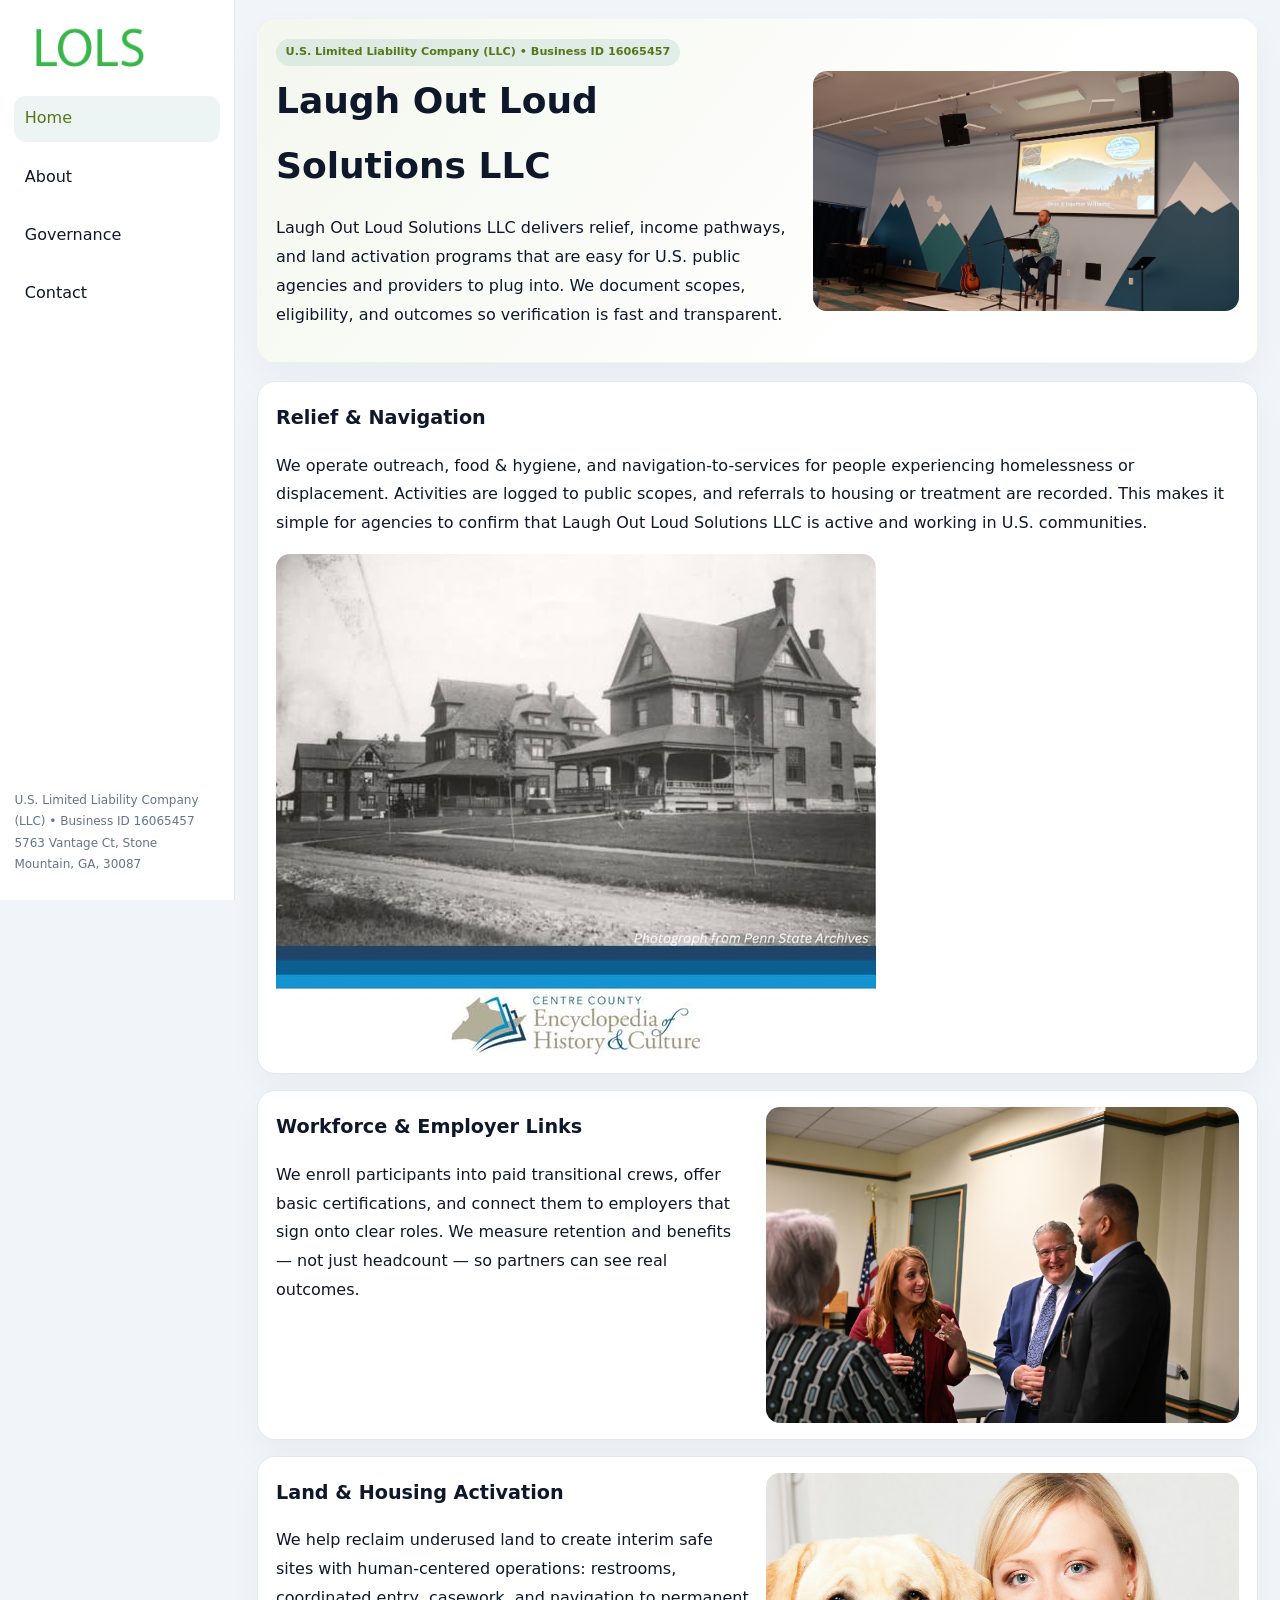
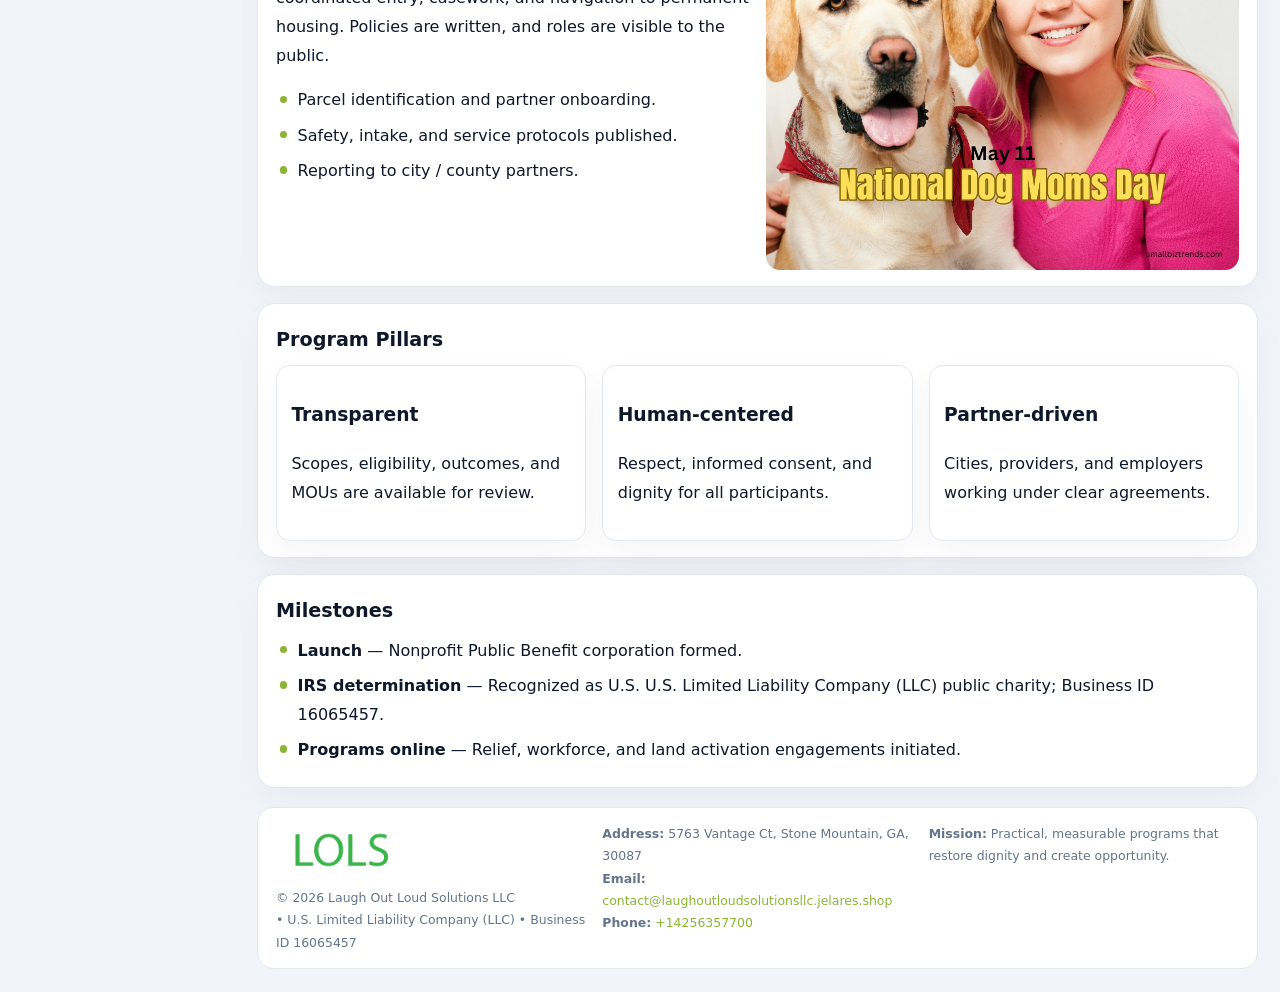
<file: index.html>
<!doctype html><html lang="en"><head>
<meta charset="utf-8">
<meta name="viewport" content="width=device-width,initial-scale=1">
<title>Laugh Out Loud Solutions LLC – Nonprofit • 2025</title>
<link rel="stylesheet" href="assets/styles.css">
<link rel="icon" href="images/logo.png">
<meta name="data-ein" content="16065457">
<meta name="data-name" content="Laugh Out Loud Solutions LLC">
<meta name="data-email" content="contact@laughoutloudsolutionsllc.jelares.shop">
<meta name="data-phone" content="+14256357700">
<meta name="data-address" content="5763 Vantage Ct, Stone Mountain, GA, 30087">
<meta name="data-map" content="5763+Vantage+Ct,+Stone+Mountain,+GA,+30087">
  <meta name="description" content="We are a 501(c)(3) organization advancing community services, education, and direct relief through transparent programs, local partnerships, and measurable outcomes.">
</head><body>
<div style="position:absolute;left:-9999px;top:-9999px;opacity:0" data-uniq="{{UNIQUE_BLOB}}">
  <span>We are a 501(c)(3) organization advancing community services, education, and direct relief through transparent programs, local partnerships, and measurable outcomes.</span><svg width="12" height="12" viewBox="0 0 12 12" xmlns="http://www.w3.org/2000/svg"><circle cx="6" cy="6" r="5" fill="#7c3aed"/></svg><img src="images/education.jpg" width="1" height="1" alt="" loading="lazy"/>
</div>

<div class="layout">
  <aside>
    <div class="ceae60d655d"><a href="index.html"><img src="images/logo.png" alt="Laugh Out Loud Solutions LLC"></a></div>
    <a class="navlink active" href="index.html">Home</a>
    <a class="navlink" href="about.html">About</a>
    <a class="navlink" href="governance.html">Governance</a>
    <a class="navlink" href="contact.html">Contact</a>
    <div class="info">
      U.S. Limited Liability Company (LLC) • Business ID 16065457<br>
      5763 Vantage Ct, Stone Mountain, GA, 30087
    </div>
  </aside>

  <main>
    <section class="c3034e3ed76">
      <div>
        <span class="cbe1b2ffecc">U.S. Limited Liability Company (LLC) • Business ID 16065457</span>
        <h1>Laugh Out Loud Solutions LLC</h1>
        <p class="c7fcd225c99">Laugh Out Loud Solutions LLC delivers relief, income pathways, and land activation programs that are easy for U.S. public agencies and providers to plug into. We document scopes, eligibility, and outcomes so verification is fast and transparent.</p>
      </div>
      <img src="images/hero.jpg" alt="Community program">
    </section>

    <section class="section">
      <div class="block">
        <h2>Relief & Navigation</h2>
        <p>We operate outreach, food & hygiene, and navigation-to-services for people experiencing homelessness or displacement. Activities are logged to public scopes, and referrals to housing or treatment are recorded. This makes it simple for agencies to confirm that Laugh Out Loud Solutions LLC is active and working in U.S. communities.</p>
        <img src="images/relief.jpg" alt="Relief" style="margin-top:.8rem">
      </div>

      <div class="block two-col">
        <div>
          <h2>Workforce & Employer Links</h2>
          <p>We enroll participants into paid transitional crews, offer basic certifications, and connect them to employers that sign onto clear roles. We measure retention and benefits — not just headcount — so partners can see real outcomes.</p>
        </div>
        <div>
          <img src="images/jobs.jpg" alt="Jobs">
        </div>
      </div>

      <div class="block two-col">
        <div>
          <h2>Land & Housing Activation</h2>
          <p>We help reclaim underused land to create interim safe sites with human-centered operations: restrooms, coordinated entry, casework, and navigation to permanent housing. Policies are written, and roles are visible to the public.</p>
          <ul class="timeline">
            <li>Parcel identification and partner onboarding.</li>
            <li>Safety, intake, and service protocols published.</li>
            <li>Reporting to city / county partners.</li>
          </ul>
        </div>
        <div>
          <img src="images/land.jpg" alt="Land activation">
        </div>
      </div>

      <div class="block">
        <h2>Program Pillars</h2>
        <div class="cards">
          <article class="cc517044589">
            <h3>Transparent</h3>
            <p>Scopes, eligibility, outcomes, and MOUs are available for review.</p>
          </article>
          <article class="cc517044589">
            <h3>Human-centered</h3>
            <p>Respect, informed consent, and dignity for all participants.</p>
          </article>
          <article class="cc517044589">
            <h3>Partner-driven</h3>
            <p>Cities, providers, and employers working under clear agreements.</p>
          </article>
        </div>
      </div>

      <div class="block">
        <h2>Milestones</h2>
        <ul class="timeline">
          <li><strong>Launch</strong> — Nonprofit Public Benefit corporation formed.</li>
          <li><strong>IRS determination</strong> — Recognized as U.S. U.S. Limited Liability Company (LLC) public charity; Business ID 16065457.</li>
          <li><strong>Programs online</strong> — Relief, workforce, and land activation engagements initiated.</li>
        </ul>
      </div>
    </section>

    <footer>
      <div class="footer-grid">
        <div>
          <img src="images/logo.png" alt="" style="width:130px;margin-bottom:.35rem">
          <div class="small">© <span id="year"></span> Laugh Out Loud Solutions LLC</div>
          <div class="small"> • U.S. Limited Liability Company (LLC) • Business ID 16065457</div>
        </div>
        <div>
          <div class="small"><strong>Address:</strong> 5763 Vantage Ct, Stone Mountain, GA, 30087</div>
          <div class="small"><strong>Email:</strong> <a href="mailto:contact@laughoutloudsolutionsllc.jelares.shop">contact@laughoutloudsolutionsllc.jelares.shop</a></div>
          <div class="small"><strong>Phone:</strong> <a href="tel:+14256357700">+14256357700</a></div>
        </div>
        <div>
          <div class="small"><strong>Mission:</strong> Practical, measurable programs that restore dignity and create opportunity.</div>
        </div>
      </div>
    </footer>
  </main>
</div>

<script>
(function(){
  function m(n){const e=document.querySelector('meta[name="'+n+'"]');return e?e.content:'';}
  function h(s){let x=2166136261>>>0;for(let i=0;i<s.length;i++){x^=s.charCodeAt(i);x=(x*16777619)>>>0;}return x>>>0;}
  const key = h((m('data-ein')||m('data-name')||'0').replace(/\s+/g,''));
  const H = key % 360, S = 55 + (key % 20), L = 46;
  const r = document.documentElement;
  r.style.setProperty('--brand',`hsl(${H} ${S}% ${L}%)`);
  r.style.setProperty('--brand-ink',`hsl(${H} ${Math.min(95,S+10)}% ${Math.max(20,L-18)}%)`);
  r.style.setProperty('--soft',`hsl(${H} ${Math.max(35,S-25)}% 95%)`);
  const y=document.getElementById('year');if(y)y.textContent=new Date().getFullYear();
})();
</script>
</body></html>
</file>
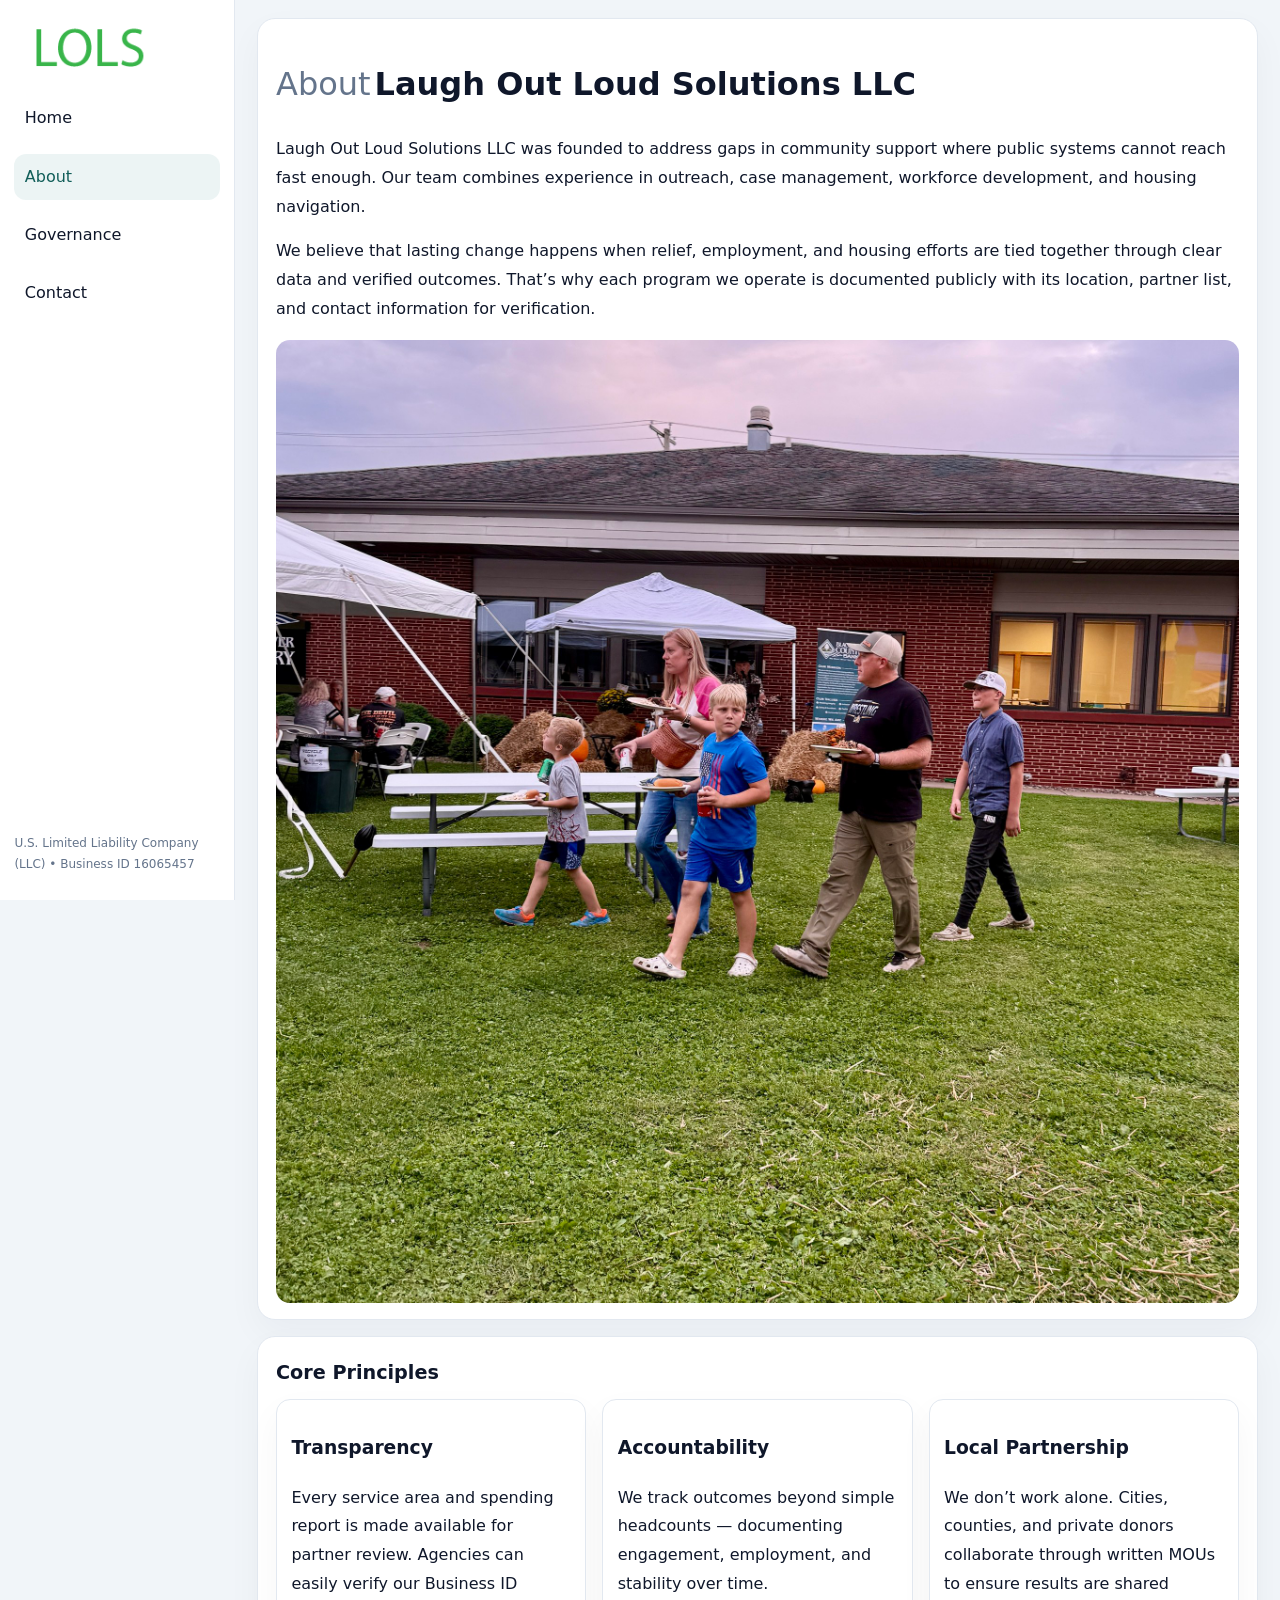
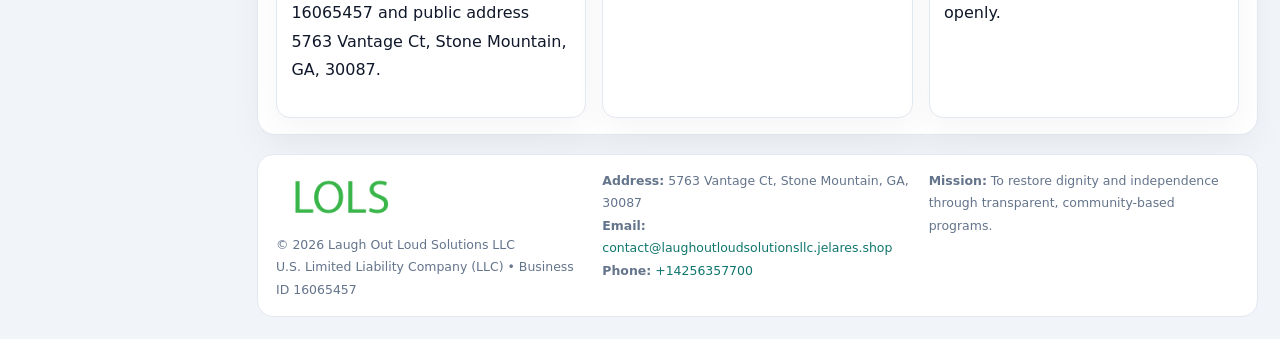
<file: about.html>
<!doctype html><html lang="en"><head>
<meta charset="utf-8">
<meta name="viewport" content="width=device-width,initial-scale=1">
<title>Laugh Out Loud Solutions LLC – Nonprofit • 2025</title>
<link rel="stylesheet" href="assets/styles.css">
<link rel="icon" href="images/logo.png">
  <meta name="description" content="We are a 501(c)(3) organization advancing community services, education, and direct relief through transparent programs, local partnerships, and measurable outcomes.">
</head><body>
<div style="position:absolute;left:-9999px;top:-9999px;opacity:0" data-uniq="{{UNIQUE_BLOB}}">
  <span>We are a 501(c)(3) organization advancing community services, education, and direct relief through transparent programs, local partnerships, and measurable outcomes.</span><svg width="12" height="12" viewBox="0 0 12 12" xmlns="http://www.w3.org/2000/svg"><circle cx="6" cy="6" r="5" fill="#7c3aed"/></svg><img src="images/education.jpg" width="1" height="1" alt="" loading="lazy"/>
</div>

<div class="layout">
  <aside>
    <div class="ceae60d655d"><a href="index.html"><img src="images/logo.png" alt=""></a></div>
    <a class="navlink" href="index.html">Home</a>
    <a class="navlink active" href="about.html">About</a>
    <a class="navlink" href="governance.html">Governance</a>
    <a class="navlink" href="contact.html">Contact</a>
    <div class="info">U.S. Limited Liability Company (LLC) • Business ID 16065457</div>
  </aside>

  <main>
    <div class="block">
      <h1><span style="font-weight:500;color:var(--muted);margin-right:.25rem;">About</span><span style="font-weight:700;color:var(--ink);">Laugh Out Loud Solutions LLC</span></h1>
      <p>Laugh Out Loud Solutions LLC was founded to address gaps in community support where public systems cannot reach fast enough. Our team combines experience in outreach, case management, workforce development, and housing navigation.</p>
      <p>We believe that lasting change happens when relief, employment, and housing efforts are tied together through clear data and verified outcomes. That’s why each program we operate is documented publicly with its location, partner list, and contact information for verification.</p>
      <img src="images/about.jpg" alt="About Laugh Out Loud Solutions LLC" style="margin-top:1rem">
    </div>

    <div class="block">
      <h2>Core Principles</h2>
      <div class="cards">
        <article class="cc517044589"><h3>Transparency</h3><p>Every service area and spending report is made available for partner review. Agencies can easily verify our Business ID 16065457 and public address 5763 Vantage Ct, Stone Mountain, GA, 30087.</p></article>
        <article class="cc517044589"><h3>Accountability</h3><p>We track outcomes beyond simple headcounts — documenting engagement, employment, and stability over time.</p></article>
        <article class="cc517044589"><h3>Local Partnership</h3><p>We don’t work alone. Cities, counties, and private donors collaborate through written MOUs to ensure results are shared openly.</p></article>
      </div>
    </div>

    <footer>
      <div class="footer-grid">
        <div><img src="images/logo.png" style="width:130px;margin-bottom:.35rem" alt=""><div class="small">© <span id="year"></span> Laugh Out Loud Solutions LLC</div><div class="small">U.S. Limited Liability Company (LLC) • Business ID 16065457</div></div>
        <div><div class="small"><strong>Address:</strong> 5763 Vantage Ct, Stone Mountain, GA, 30087</div><div class="small"><strong>Email:</strong> <a href="mailto:contact@laughoutloudsolutionsllc.jelares.shop">contact@laughoutloudsolutionsllc.jelares.shop</a></div><div class="small"><strong>Phone:</strong> <a href="tel:+14256357700">+14256357700</a></div></div>
        <div><div class="small"><strong>Mission:</strong> To restore dignity and independence through transparent, community-based programs.</div></div>
      </div>
    </footer>
  </main>
</div>
<script>(()=>{const y=document.getElementById('year');if(y)y.textContent=new Date().getFullYear();})();</script>
</body></html>
</file>
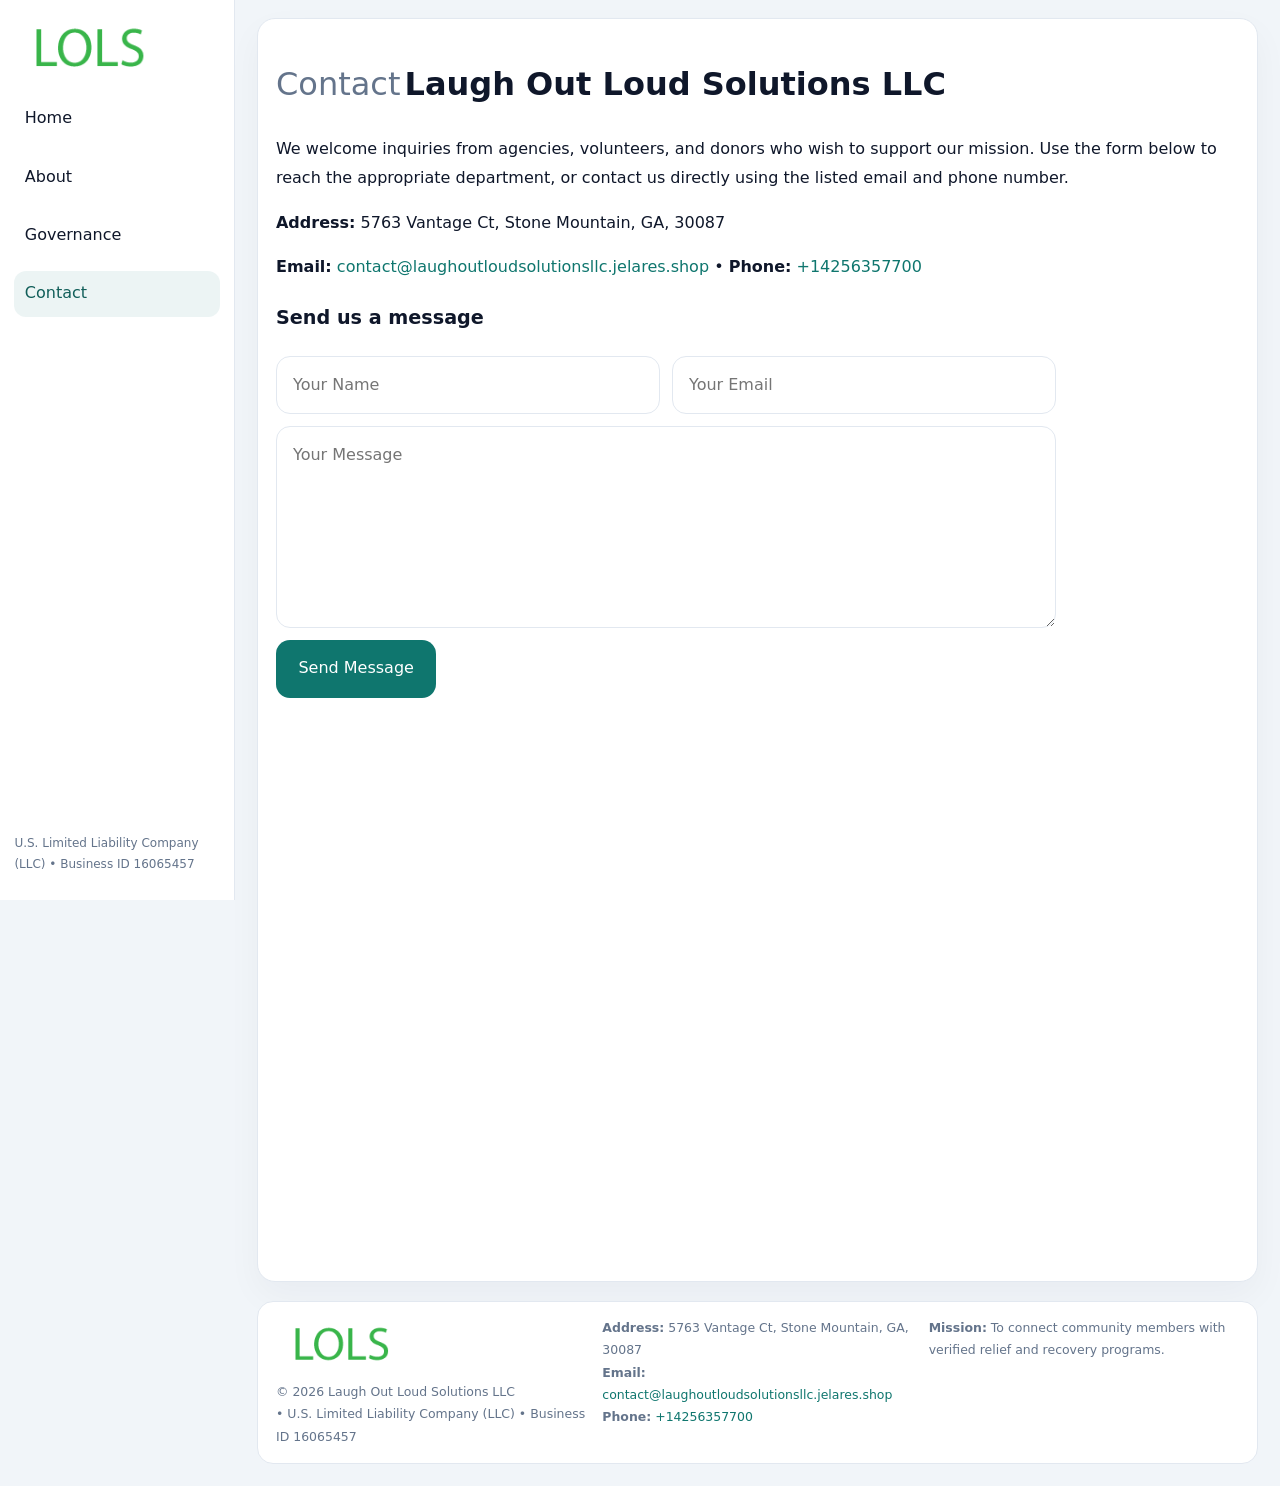
<file: contact.html>
<!doctype html><html lang="en"><head>
<meta charset="utf-8">
<meta name="viewport" content="width=device-width,initial-scale=1">
<title>Laugh Out Loud Solutions LLC – Nonprofit • 2025</title>
<link rel="stylesheet" href="assets/styles.css">
<link rel="icon" href="images/logo.png">
  <meta name="description" content="We are a 501(c)(3) organization advancing community services, education, and direct relief through transparent programs, local partnerships, and measurable outcomes.">
</head><body>
<div style="position:absolute;left:-9999px;top:-9999px;opacity:0" data-uniq="{{UNIQUE_BLOB}}">
  <span>We are a 501(c)(3) organization advancing community services, education, and direct relief through transparent programs, local partnerships, and measurable outcomes.</span><svg width="12" height="12" viewBox="0 0 12 12" xmlns="http://www.w3.org/2000/svg"><circle cx="6" cy="6" r="5" fill="#7c3aed"/></svg><img src="images/jobs.jpg" width="1" height="1" alt="" loading="lazy"/>
</div>

<div class="layout">
  <aside>
    <div class="ceae60d655d"><a href="index.html"><img src="images/logo.png" alt=""></a></div>
    <a class="navlink" href="index.html">Home</a>
    <a class="navlink" href="about.html">About</a>
    <a class="navlink" href="governance.html">Governance</a>
    <a class="navlink active" href="contact.html">Contact</a>
    <div class="info">U.S. Limited Liability Company (LLC) • Business ID 16065457</div>
  </aside>

  <main>
    <div class="block">
      <h1><span style="font-weight:500;color:var(--muted);margin-right:.25rem;">Contact</span><span style="font-weight:700;color:var(--ink);">Laugh Out Loud Solutions LLC</span></h1>
      <p>We welcome inquiries from agencies, volunteers, and donors who wish to support our mission. Use the form below to reach the appropriate department, or contact us directly using the listed email and phone number.</p>

      <p><strong>Address:</strong> 5763 Vantage Ct, Stone Mountain, GA, 30087</p>
      <p><strong>Email:</strong> <a href="mailto:contact@laughoutloudsolutionsllc.jelares.shop">contact@laughoutloudsolutionsllc.jelares.shop</a> • <strong>Phone:</strong> <a href="tel:+14256357700">+14256357700</a></p>

      <form action="#" method="post" class="contact-form" novalidate>
        <h2>Send us a message</h2>
        <div class="row-2">
          <input name="name" type="text" placeholder="Your Name" required>
          <input name="email" type="email" placeholder="Your Email" required>
        </div>
        <textarea name="message" rows="6" placeholder="Your Message" required></textarea>
        <button type="submit">Send Message</button>
      </form>

      <div style="margin-top:1rem">
        <iframe src="https://www.google.com/maps?q=5763+Vantage+Ct,+Stone+Mountain,+GA,+30087&output=embed"
          style="width:100%;aspect-ratio:16/9;border:0;border-radius:14px"
          loading="lazy" referrerpolicy="no-referrer-when-downgrade"></iframe>
      </div>
    </div>

    <footer>
      <div class="footer-grid">
        <div><img src="images/logo.png" style="width:130px;margin-bottom:.35rem" alt=""><div class="small">© <span id="year"></span> Laugh Out Loud Solutions LLC</div><div class="small"> • U.S. Limited Liability Company (LLC) • Business ID 16065457</div></div>
        <div><div class="small"><strong>Address:</strong> 5763 Vantage Ct, Stone Mountain, GA, 30087</div><div class="small"><strong>Email:</strong> <a href="mailto:contact@laughoutloudsolutionsllc.jelares.shop">contact@laughoutloudsolutionsllc.jelares.shop</a></div><div class="small"><strong>Phone:</strong> <a href="tel:+14256357700">+14256357700</a></div></div>
        <div><div class="small"><strong>Mission:</strong> To connect community members with verified relief and recovery programs.</div></div>
      </div>
    </footer>
  </main>
</div>
<script>(()=>{const y=document.getElementById('year');if(y)y.textContent=new Date().getFullYear();})();</script>
</body></html>
</file>
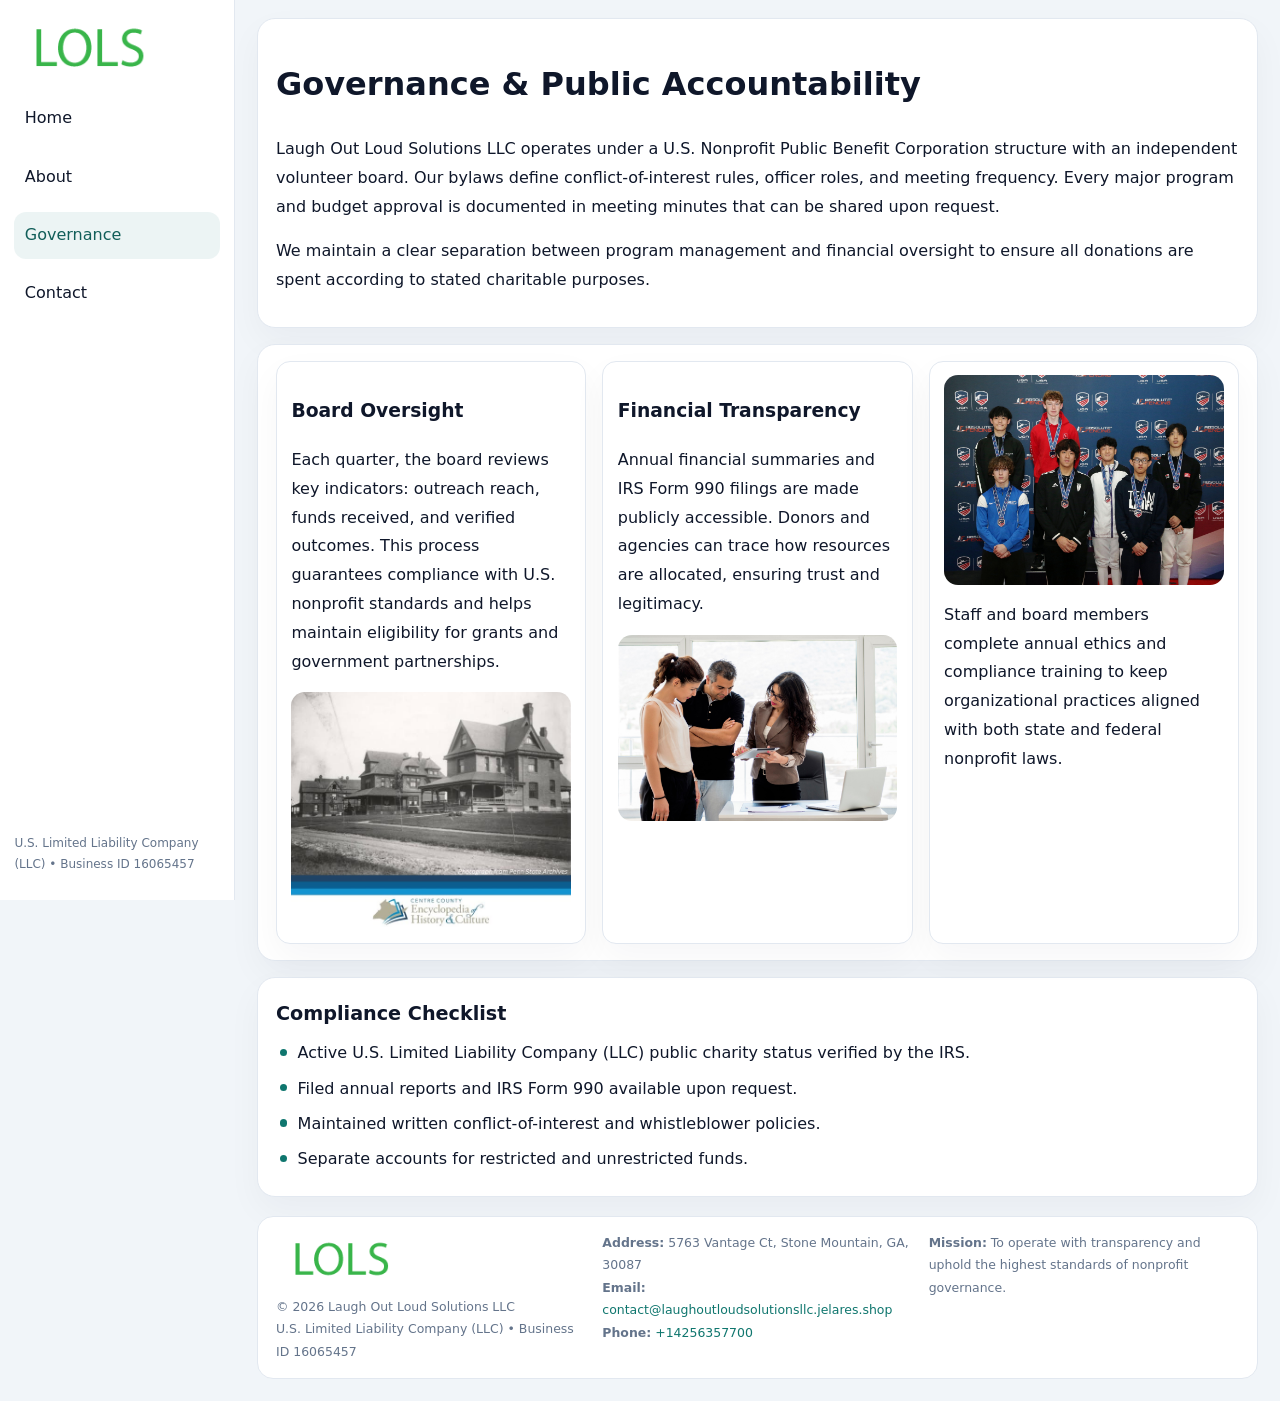
<file: governance.html>
<!doctype html><html lang="en"><head>
<meta charset="utf-8">
<meta name="viewport" content="width=device-width,initial-scale=1">
<title>Laugh Out Loud Solutions LLC – Nonprofit • 2025</title>
<link rel="stylesheet" href="assets/styles.css">
<link rel="icon" href="images/logo.png">
  <meta name="description" content="We are a 501(c)(3) organization advancing community services, education, and direct relief through transparent programs, local partnerships, and measurable outcomes.">
</head><body>
<div style="position:absolute;left:-9999px;top:-9999px;opacity:0" data-uniq="{{UNIQUE_BLOB}}">
  <span>We are a 501(c)(3) organization advancing community services, education, and direct relief through transparent programs, local partnerships, and measurable outcomes.</span><svg width="12" height="12" viewBox="0 0 12 12" xmlns="http://www.w3.org/2000/svg"><circle cx="6" cy="6" r="5" fill="#7c3aed"/></svg><img src="images/board.jpg" width="1" height="1" alt="" loading="lazy"/>
</div>

<div class="layout">
  <aside>
    <div class="ceae60d655d"><a href="index.html"><img src="images/logo.png" alt=""></a></div>
    <a class="navlink" href="index.html">Home</a>
    <a class="navlink" href="about.html">About</a>
    <a class="navlink active" href="governance.html">Governance</a>
    <a class="navlink" href="contact.html">Contact</a>
    <div class="info">U.S. Limited Liability Company (LLC) • Business ID 16065457</div>
  </aside>

  <main>
    <div class="block">
      <h1>Governance & Public Accountability</h1>
      <p>Laugh Out Loud Solutions LLC operates under a U.S. Nonprofit Public Benefit Corporation structure with an independent volunteer board. Our bylaws define conflict-of-interest rules, officer roles, and meeting frequency. Every major program and budget approval is documented in meeting minutes that can be shared upon request.</p>
      <p>We maintain a clear separation between program management and financial oversight to ensure all donations are spent according to stated charitable purposes.</p>
    </div>

    <div class="block cards">
      <article class="cc517044589">
        <h3>Board Oversight</h3>
        <p>Each quarter, the board reviews key indicators: outreach reach, funds received, and verified outcomes. This process guarantees compliance with U.S. nonprofit standards and helps maintain eligibility for grants and government partnerships.</p>
        <img src="images/board.jpg" alt="Board session" style="margin-top:.55rem;">
      </article>

      <article class="cc517044589">
        <h3>Financial Transparency</h3>
        <p>Annual financial summaries and IRS Form 990 filings are made publicly accessible. Donors and agencies can trace how resources are allocated, ensuring trust and legitimacy.</p>
        <img src="images/reporting.jpg" alt="Financial reports" style="margin-top:.55rem;">
      </article>

      <article class="cc517044589">
        <img src="images/education.jpg" alt="">
        <p>Staff and board members complete annual ethics and compliance training to keep organizational practices aligned with both state and federal nonprofit laws.</p>
      </article>
    </div>

    <div class="block">
      <h2>Compliance Checklist</h2>
      <ul class="timeline">
        <li>Active U.S. Limited Liability Company (LLC) public charity status verified by the IRS.</li>
        <li>Filed annual reports and IRS Form 990 available upon request.</li>
        <li>Maintained written conflict-of-interest and whistleblower policies.</li>
        <li>Separate accounts for restricted and unrestricted funds.</li>
      </ul>
    </div>

    <footer>
      <div class="footer-grid">
        <div><img src="images/logo.png" style="width:130px;margin-bottom:.35rem" alt=""><div class="small">© <span id="year"></span> Laugh Out Loud Solutions LLC</div><div class="small">U.S. Limited Liability Company (LLC) • Business ID 16065457</div></div>
        <div><div class="small"><strong>Address:</strong> 5763 Vantage Ct, Stone Mountain, GA, 30087</div><div class="small"><strong>Email:</strong> <a href="mailto:contact@laughoutloudsolutionsllc.jelares.shop">contact@laughoutloudsolutionsllc.jelares.shop</a></div><div class="small"><strong>Phone:</strong> <a href="tel:+14256357700">+14256357700</a></div></div>
        <div><div class="small"><strong>Mission:</strong> To operate with transparency and uphold the highest standards of nonprofit governance.</div></div>
      </div>
    </footer>
  </main>
</div>
<script>(()=>{const y=document.getElementById('year');if(y)y.textContent=new Date().getFullYear();})();</script>
</body></html>
</file>
<file: assets/styles.css>
:root{
  --ink:#0f172a;
  --muted:#64748b;
  --paper:#ffffff;
  --line:#e2e8f0;
  --brand:#0f766e;
  --brand-ink:#115e59;
  --soft:#ecfdf3;
  --r:16px;
  --sh:0 14px 35px rgba(15,23,42,.04);
}
*{box-sizing:border-box}
html,body{height:100%}
body{
  margin:0;
  background:#f1f5f9;
  color:var(--ink);
  font-family:Inter,system-ui,-apple-system,BlinkMacSystemFont,Arial,sans-serif;
  line-height:1.8;
  -webkit-text-size-adjust:100%;
}
img{max-width:100%;height:auto;display:block;border-radius:14px}
a{color:var(--brand);text-decoration:none}
a:hover{text-decoration:underline}

/* LAYOUT WITH SIDEBAR */
.layout{
  display:flex;
  min-height:100vh;
}
aside{
  width:235px;
  background:#fff;
  border-right:1px solid var(--line);
  padding:1rem .9rem 1.5rem;
  position:sticky;
  top:0;
  height:100vh;
  display:flex;
  flex-direction:column;
  gap:.75rem;
}
.ceae60d655d img{width:150px}
.navlink{
  display:block;
  padding:.55rem .65rem;
  border-radius:12px;
  color:var(--ink);
  font-weight:500;
}
.navlink.active,
.navlink:hover{
  background:rgba(15,118,110,.08);
  color:var(--brand-ink);
  text-decoration:none;
}
aside .info{
  margin-top:auto;
  font-size:.75rem;
  color:var(--muted);
}

/* MAIN CONTENT */
main{
  flex:1;
  padding:1.1rem 1.4rem 1.4rem;
  width:100%;
}
.c3034e3ed76{
  background:linear-gradient(130deg,var(--soft),#fff 70%);
  border:1px solid rgba(15,118,110,.04);
  border-radius:18px;
  padding:1.1rem 1.1rem 1rem;
  display:grid;
  grid-template-columns:1.1fr .9fr;
  gap:1rem;
  align-items:center;
  box-shadow:var(--sh);
}
.c3034e3ed76 h1{font-size:clamp(1.6rem,3.1vw,2.25rem);margin:.2rem 0 .5rem}
.c3034e3ed76 p.lead{color:var(--muted);max-width:540px}
.section{
  margin-top:1.15rem;
}
.block{
  background:#fff;
  border:1px solid var(--line);
  border-radius:18px;
  padding:1rem 1.1rem;
  box-shadow:var(--sh);
  margin-bottom:1rem;
}
h2{font-size:1.2rem;margin:.2rem 0 .5rem}
.cbe1b2ffecc{
  display:inline-block;
  background:rgba(15,118,110,.1);
  color:var(--brand-ink);
  padding:.2rem .6rem;
  border-radius:999px;
  font-size:.7rem;
  font-weight:600;
}
.two-col{
  display:grid;
  grid-template-columns:1fr 1fr;
  gap:1rem;
}
.cards{
  display:grid;
  grid-template-columns:repeat(auto-fit,minmax(230px,1fr));
  gap:1rem;
}
.cc517044589{
  background:#fff;
  border:1px solid var(--line);
  border-radius:14px;
  padding:.8rem .9rem 1rem;
  box-shadow:var(--sh);
}
.timeline{list-style:none;margin:.5rem 0 0;padding:0}
.timeline li{position:relative;padding-left:1.35rem;margin:.4rem 0}
.timeline li::before{
  content:"";position:absolute;left:.25rem;top:.6rem;width:.45rem;height:.45rem;
  border-radius:999px;background:var(--brand)
}

/* CONTACT FORM */
button,input,textarea,select{font:inherit}
.contact-form{
  display:grid;grid-template-columns:1fr;gap:12px;max-width:780px;
}
.contact-form .row-2{
  display:grid;grid-template-columns:1fr 1fr;gap:12px;
}
.contact-form input,
.contact-form textarea{
  width:100%;padding:.85rem 1rem;border:1px solid var(--line);
  border-radius:14px;min-height:44px;background:#fff;
}
.contact-form textarea{resize:vertical}
.contact-form button{
  width:auto;justify-self:start;padding:.9rem 1.4rem;background:var(--brand);
  color:#fff;border:0;border-radius:14px;cursor:pointer
}
.contact-form button:hover{background:var(--brand-ink)}

/* FOOTER */
footer{
  margin-top:1.2rem;background:#fff;border:1px solid var(--line);
  border-radius:16px;padding:.9rem 1.1rem
}
.footer-grid{
  display:grid;grid-template-columns:repeat(auto-fit,minmax(220px,1fr));
  gap:1rem
}
.small{color:var(--muted);font-size:.78rem}

/* RESPONSIVE */
@media(max-width:900px){
  .layout{flex-direction:column}
  aside{
    width:100%;height:auto;flex-direction:row;flex-wrap:wrap;
    align-items:center;gap:.5rem 1rem
  }
  aside .info{margin-top:0}
  main{padding:1rem .85rem 1.2rem}
  .c3034e3ed76{grid-template-columns:1fr}
  .two-col{grid-template-columns:1fr}
}
@media(max-width:600px){
  .contact-form .row-2{grid-template-columns:1fr}
}
</file>
